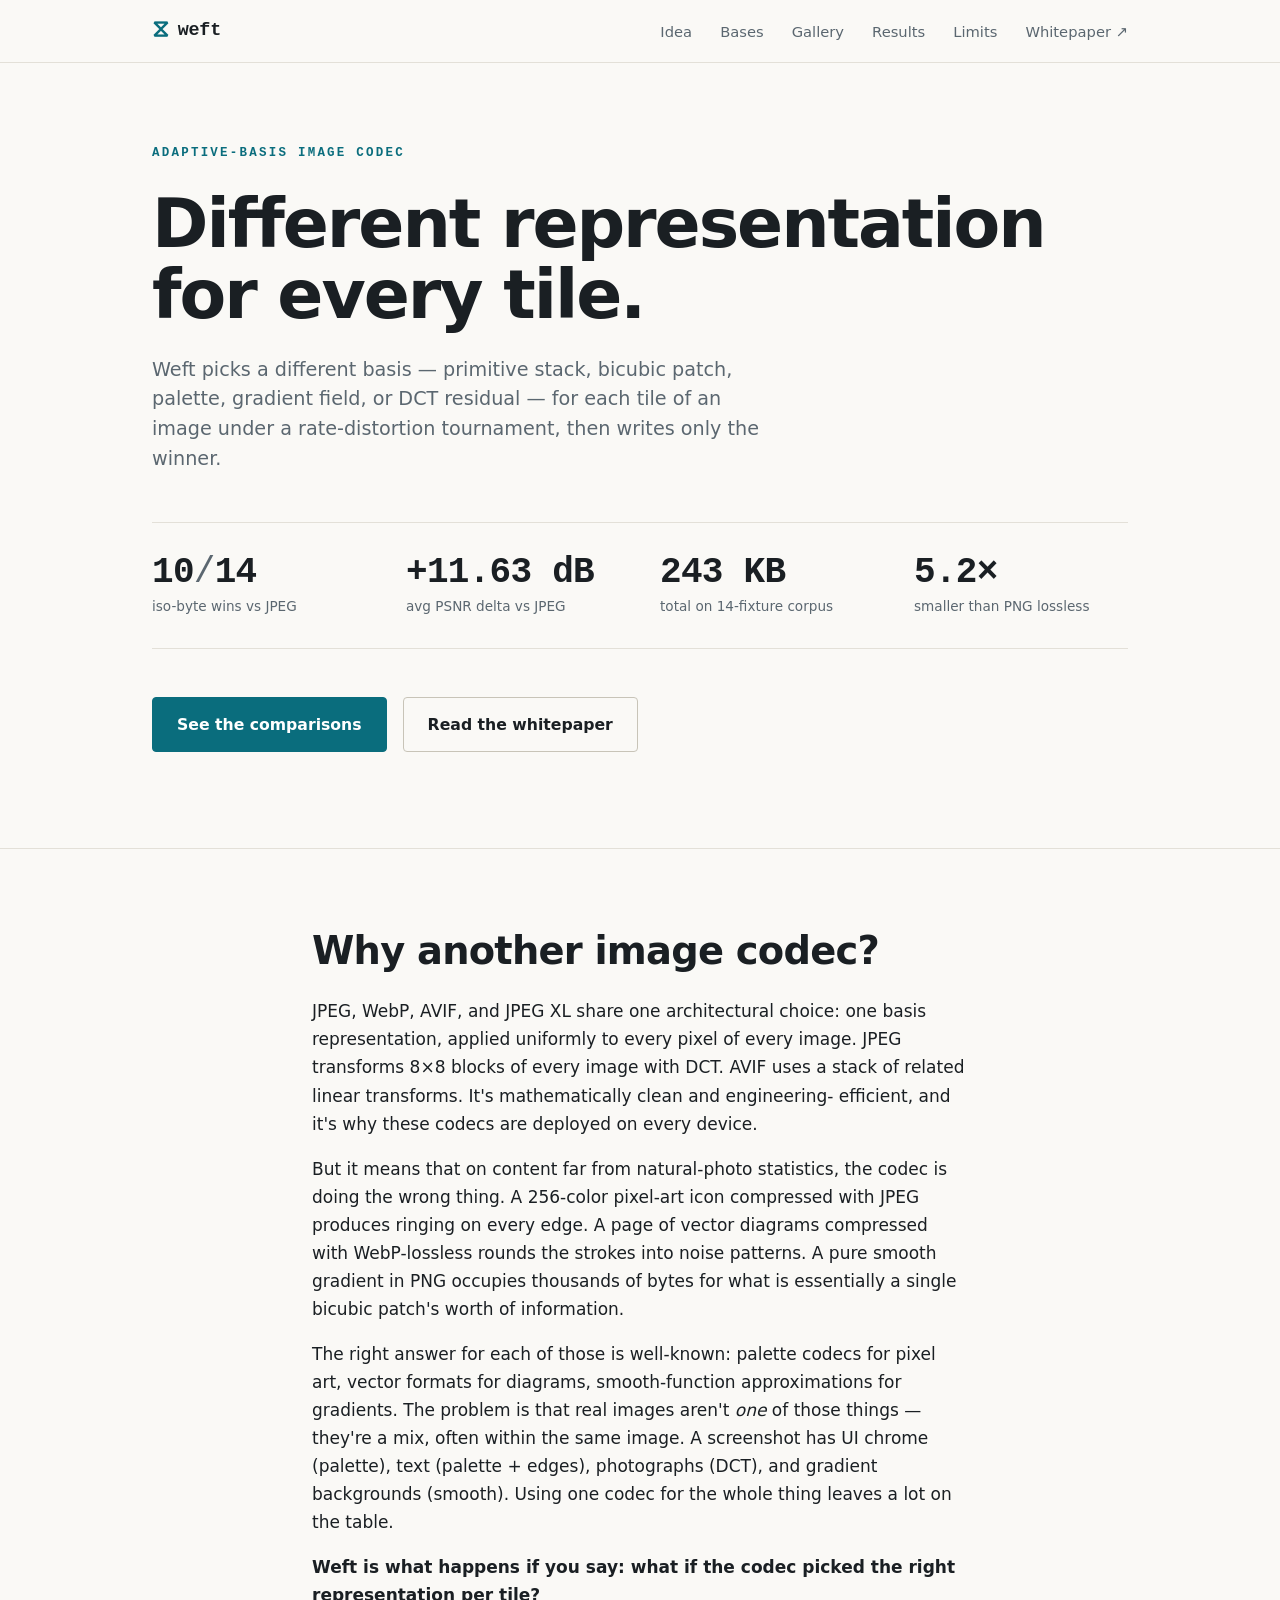
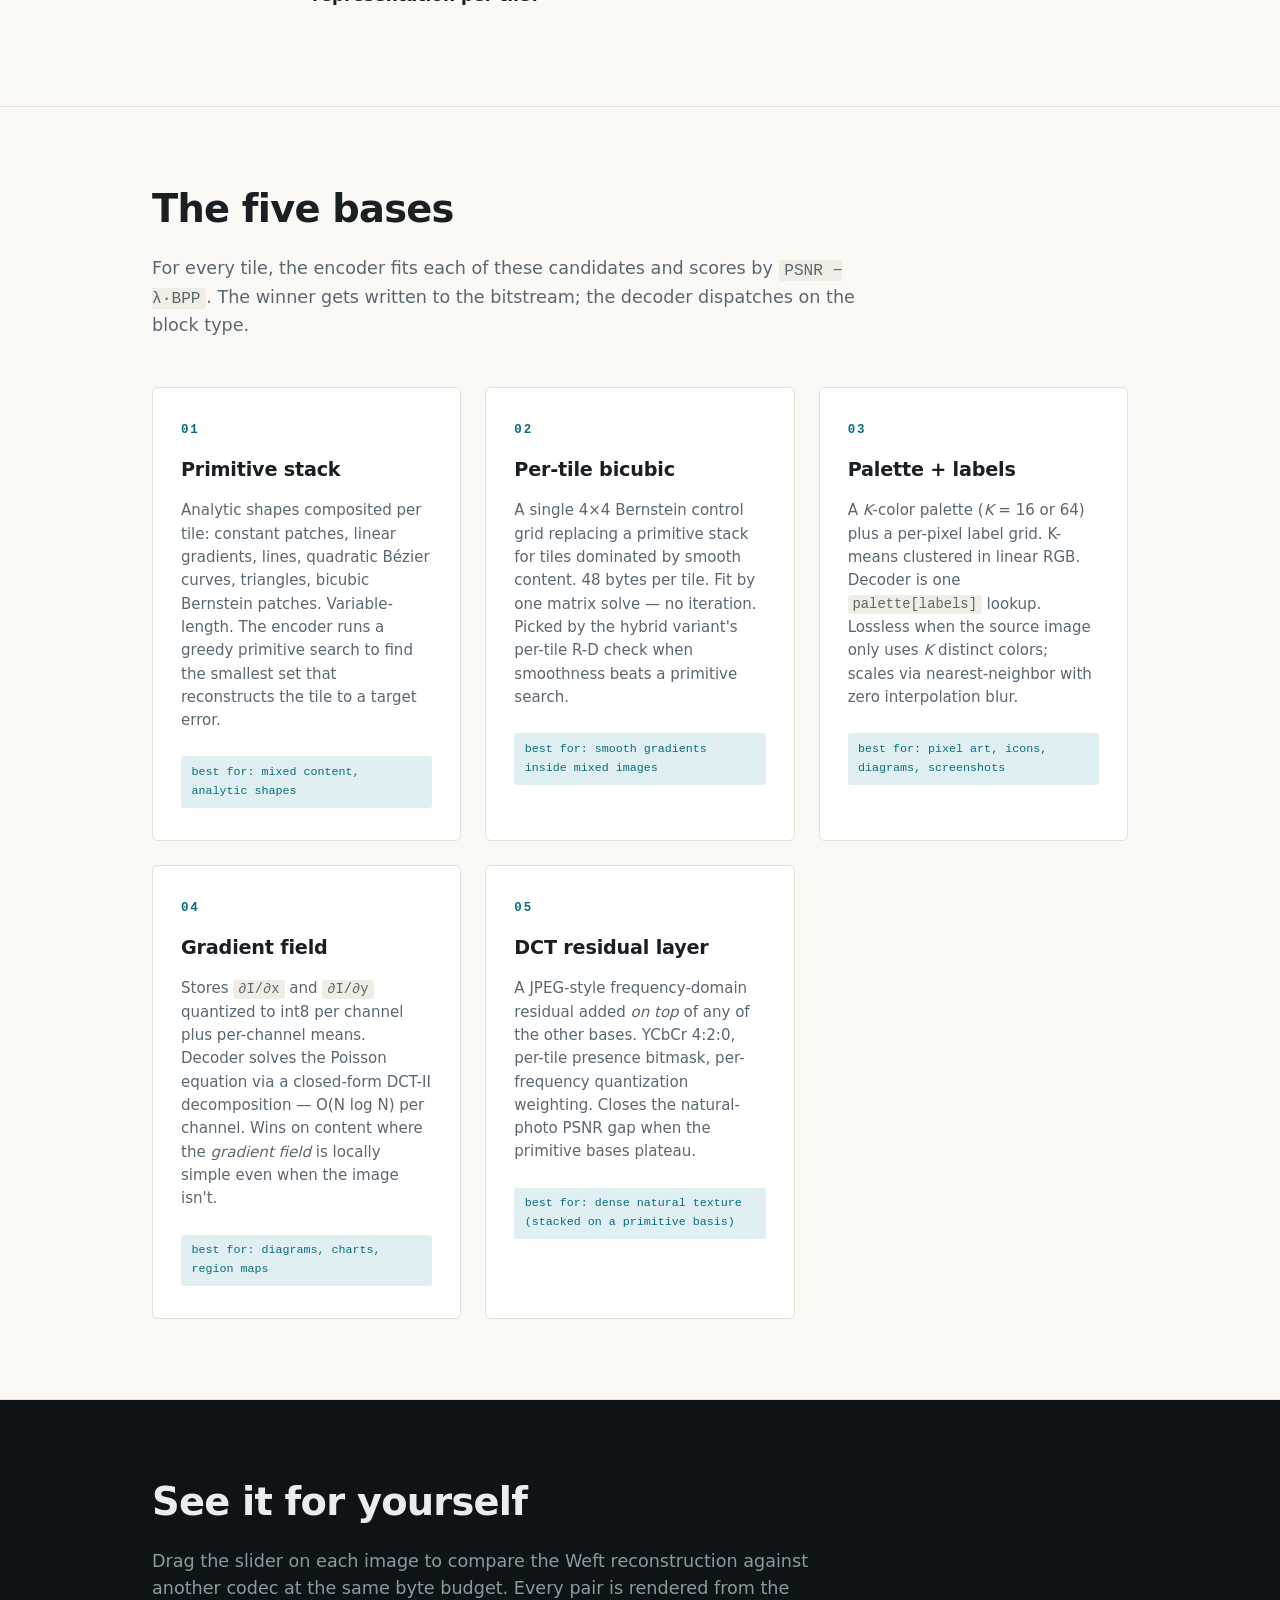
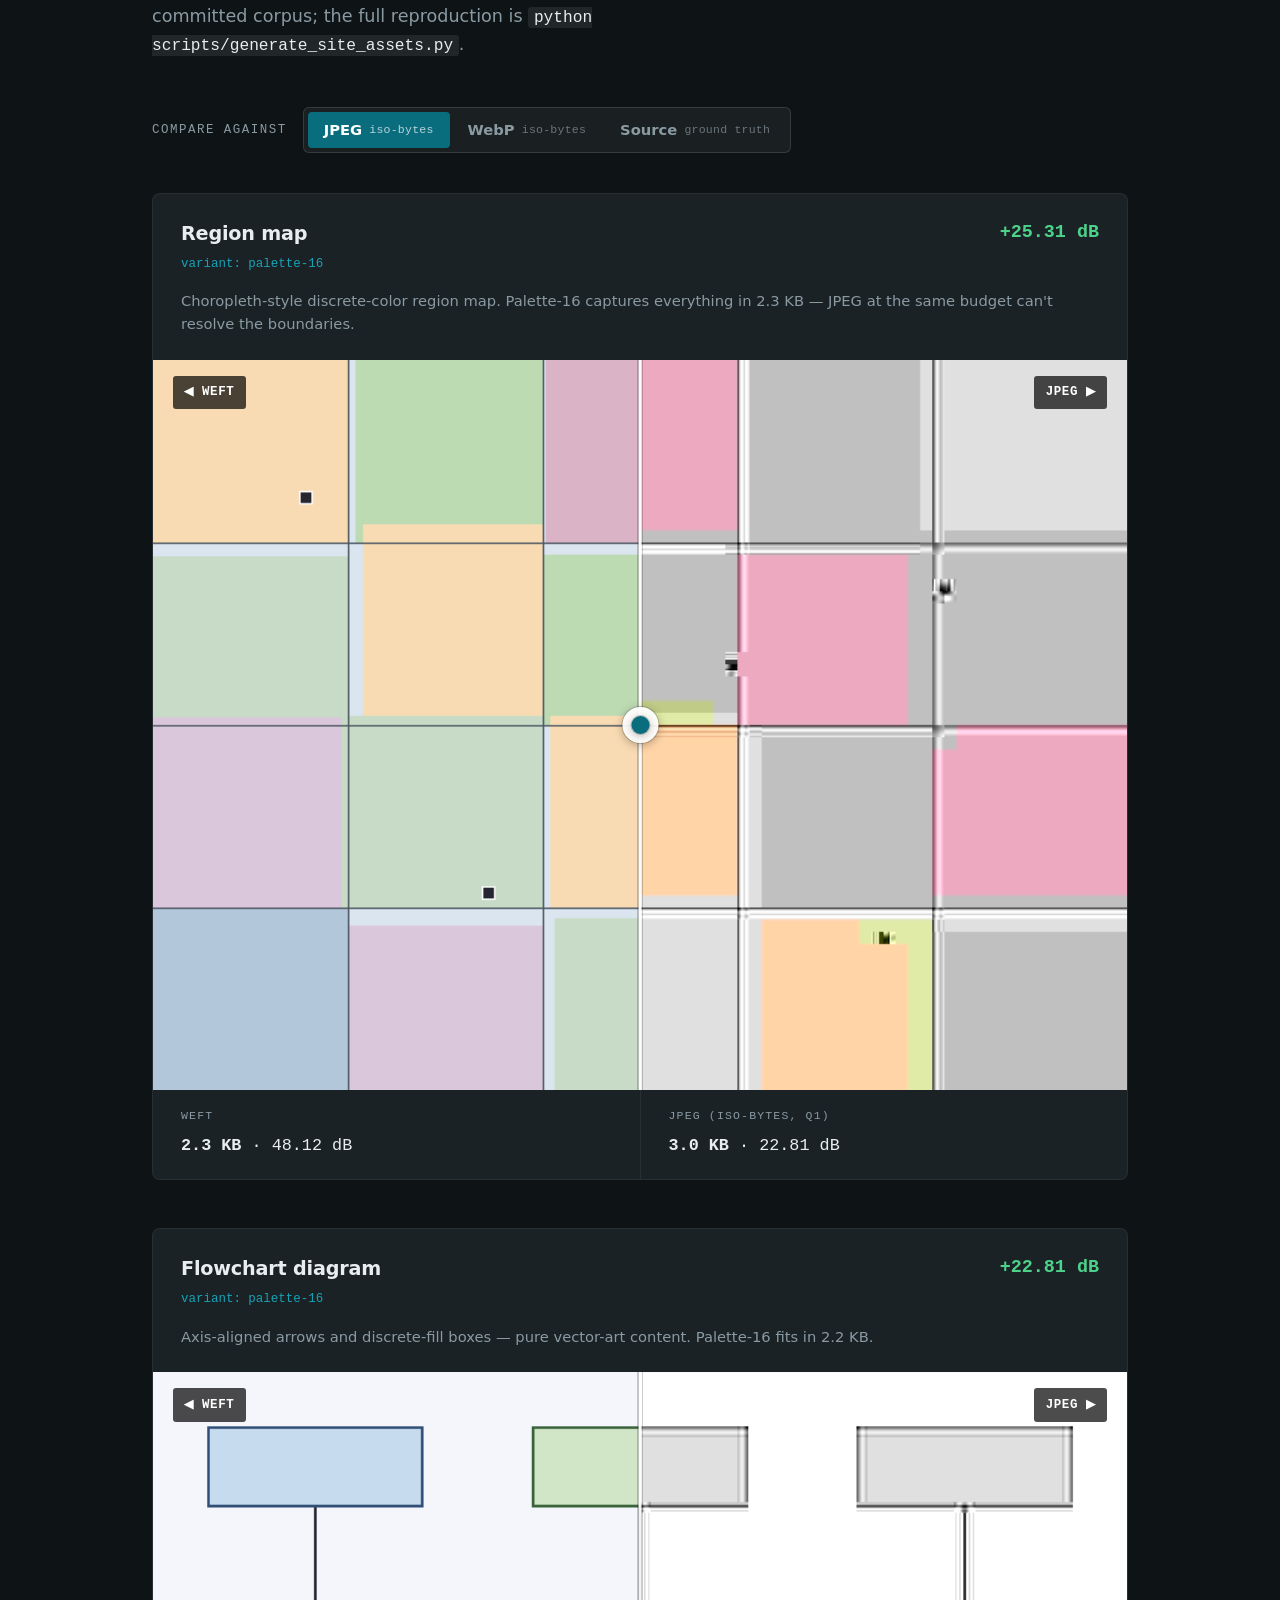
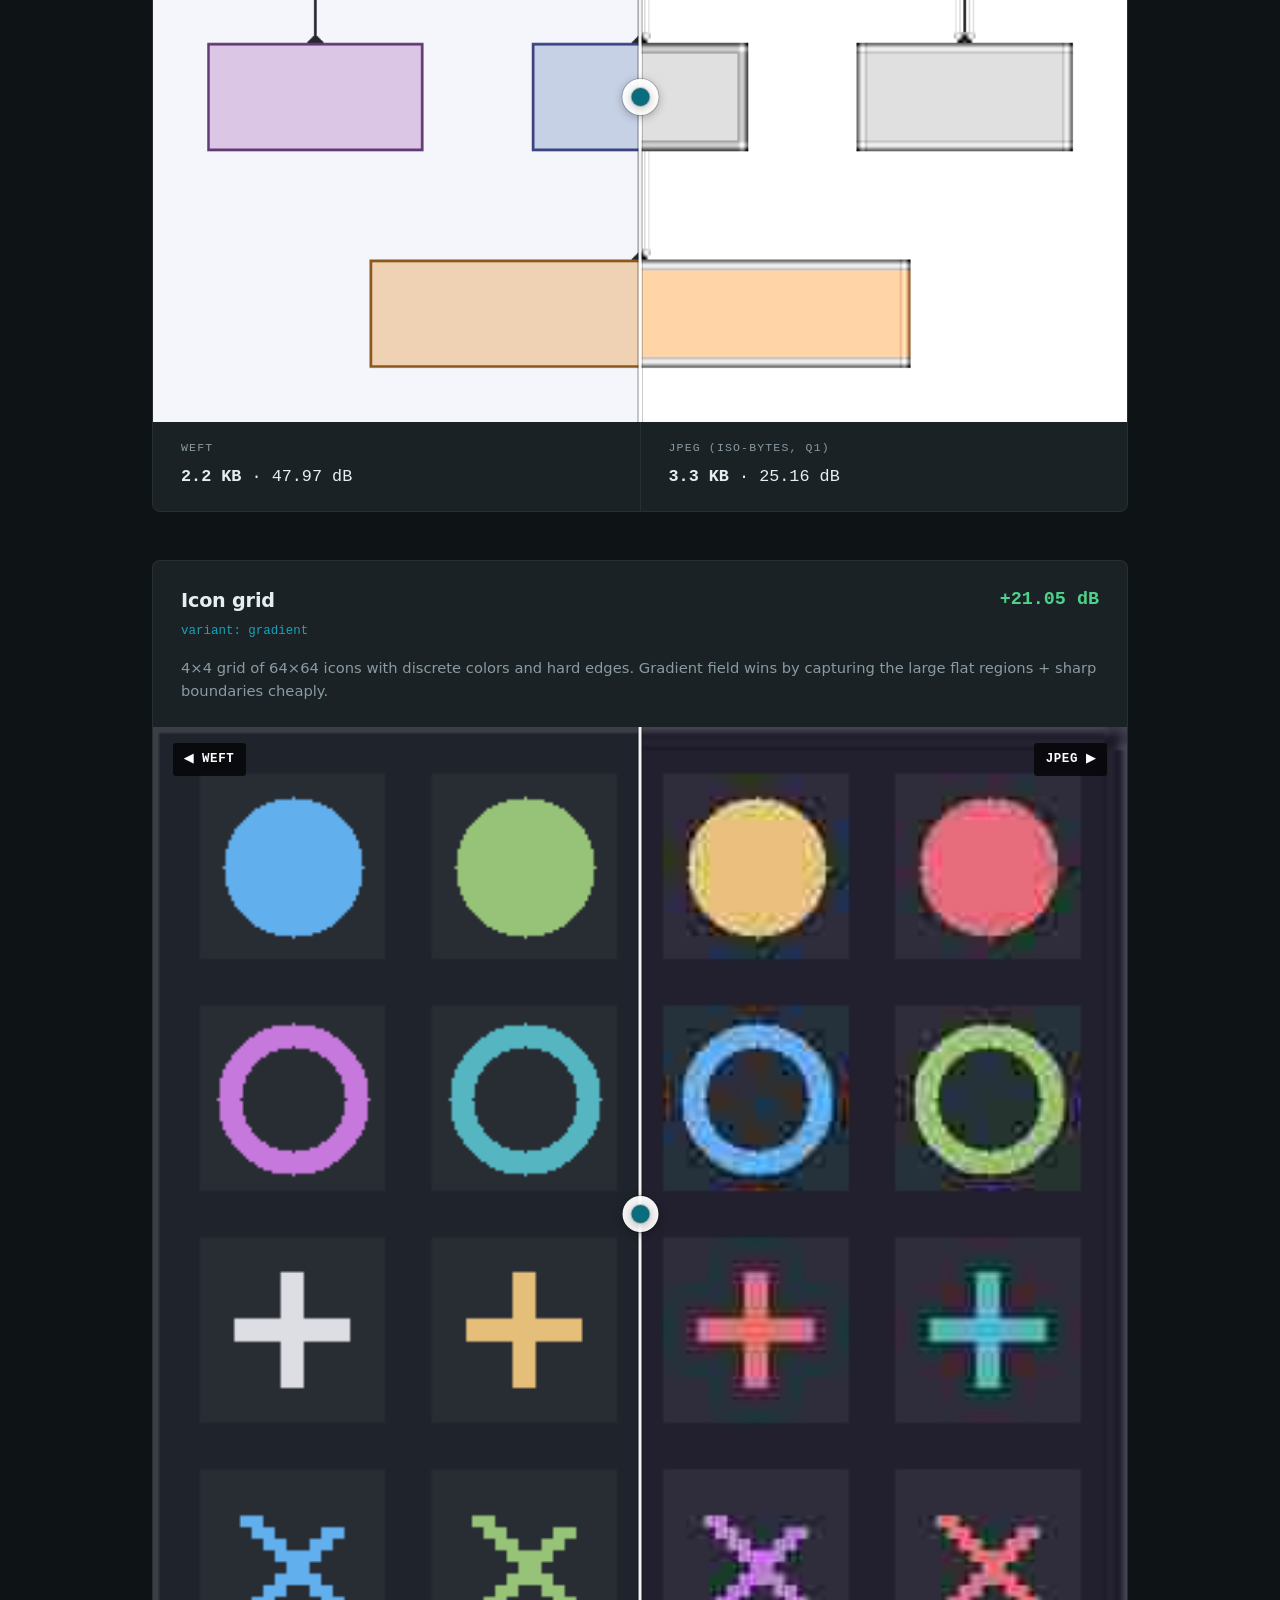
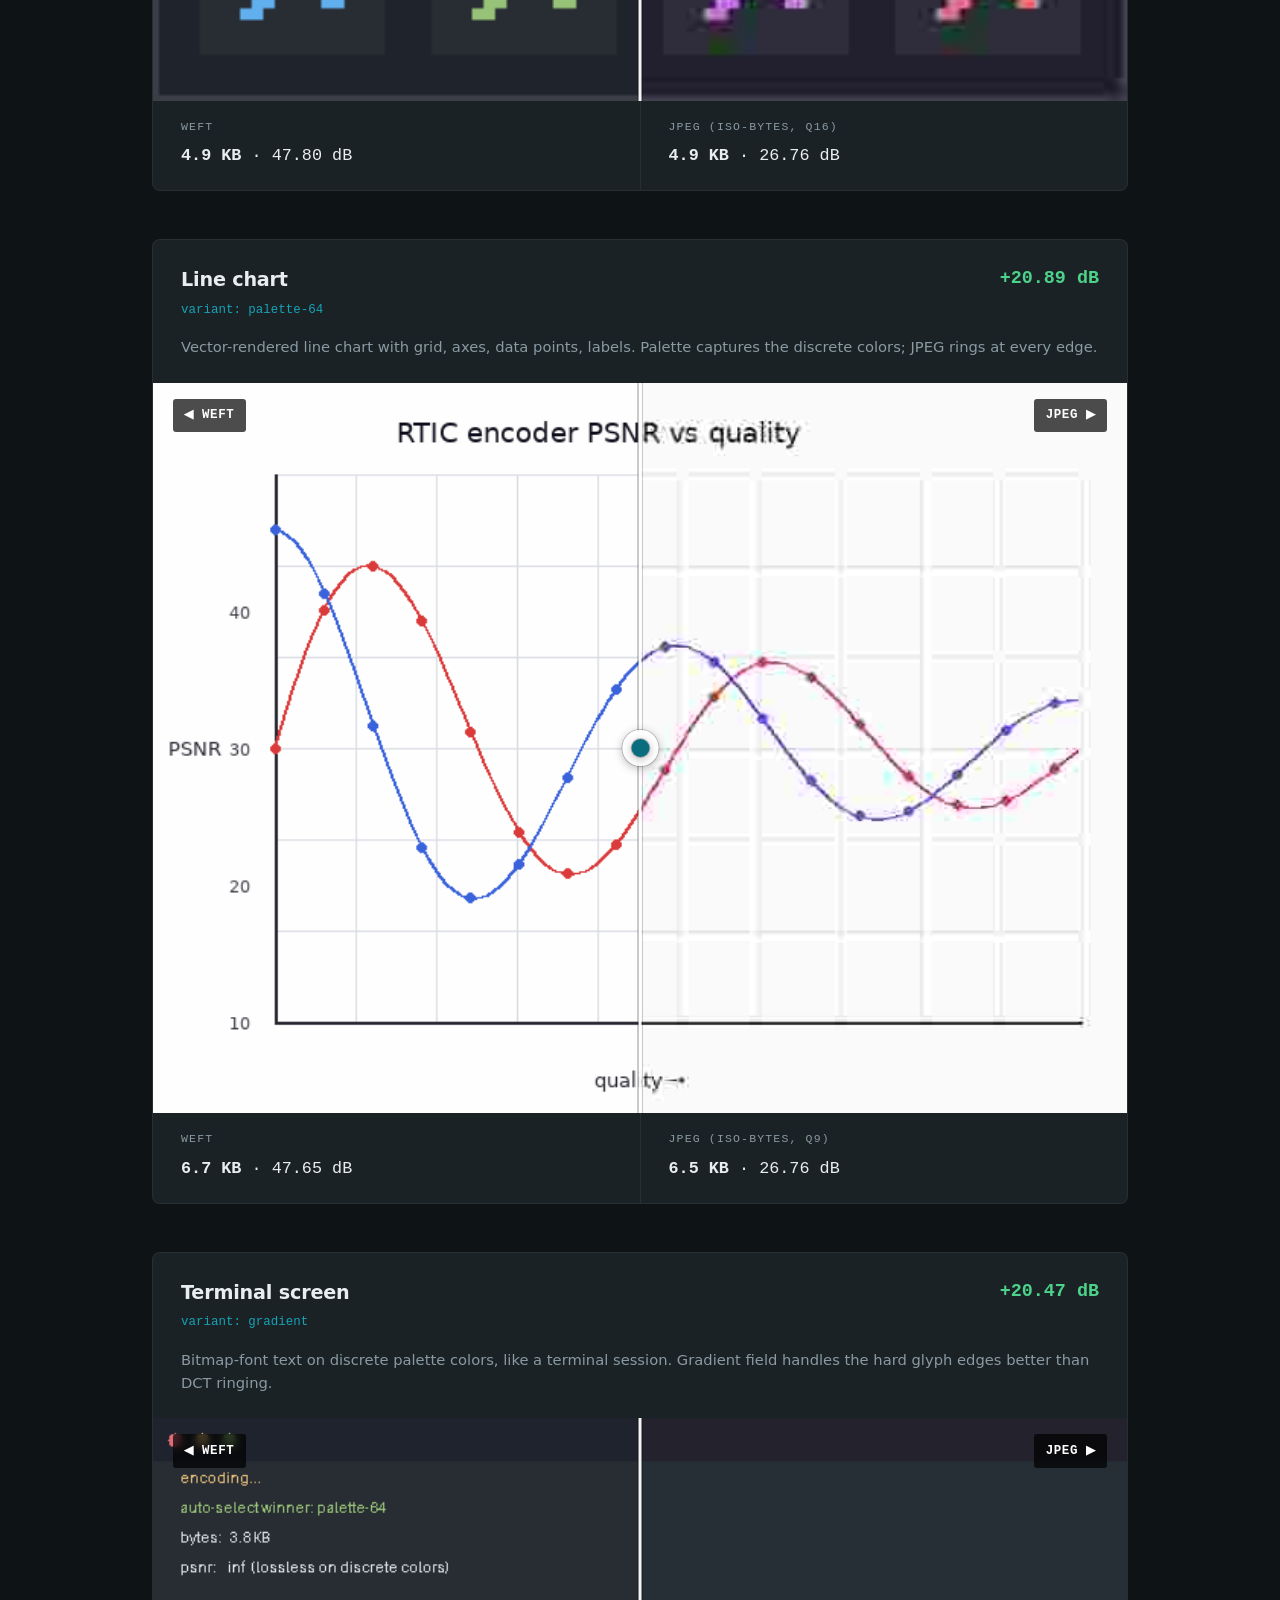
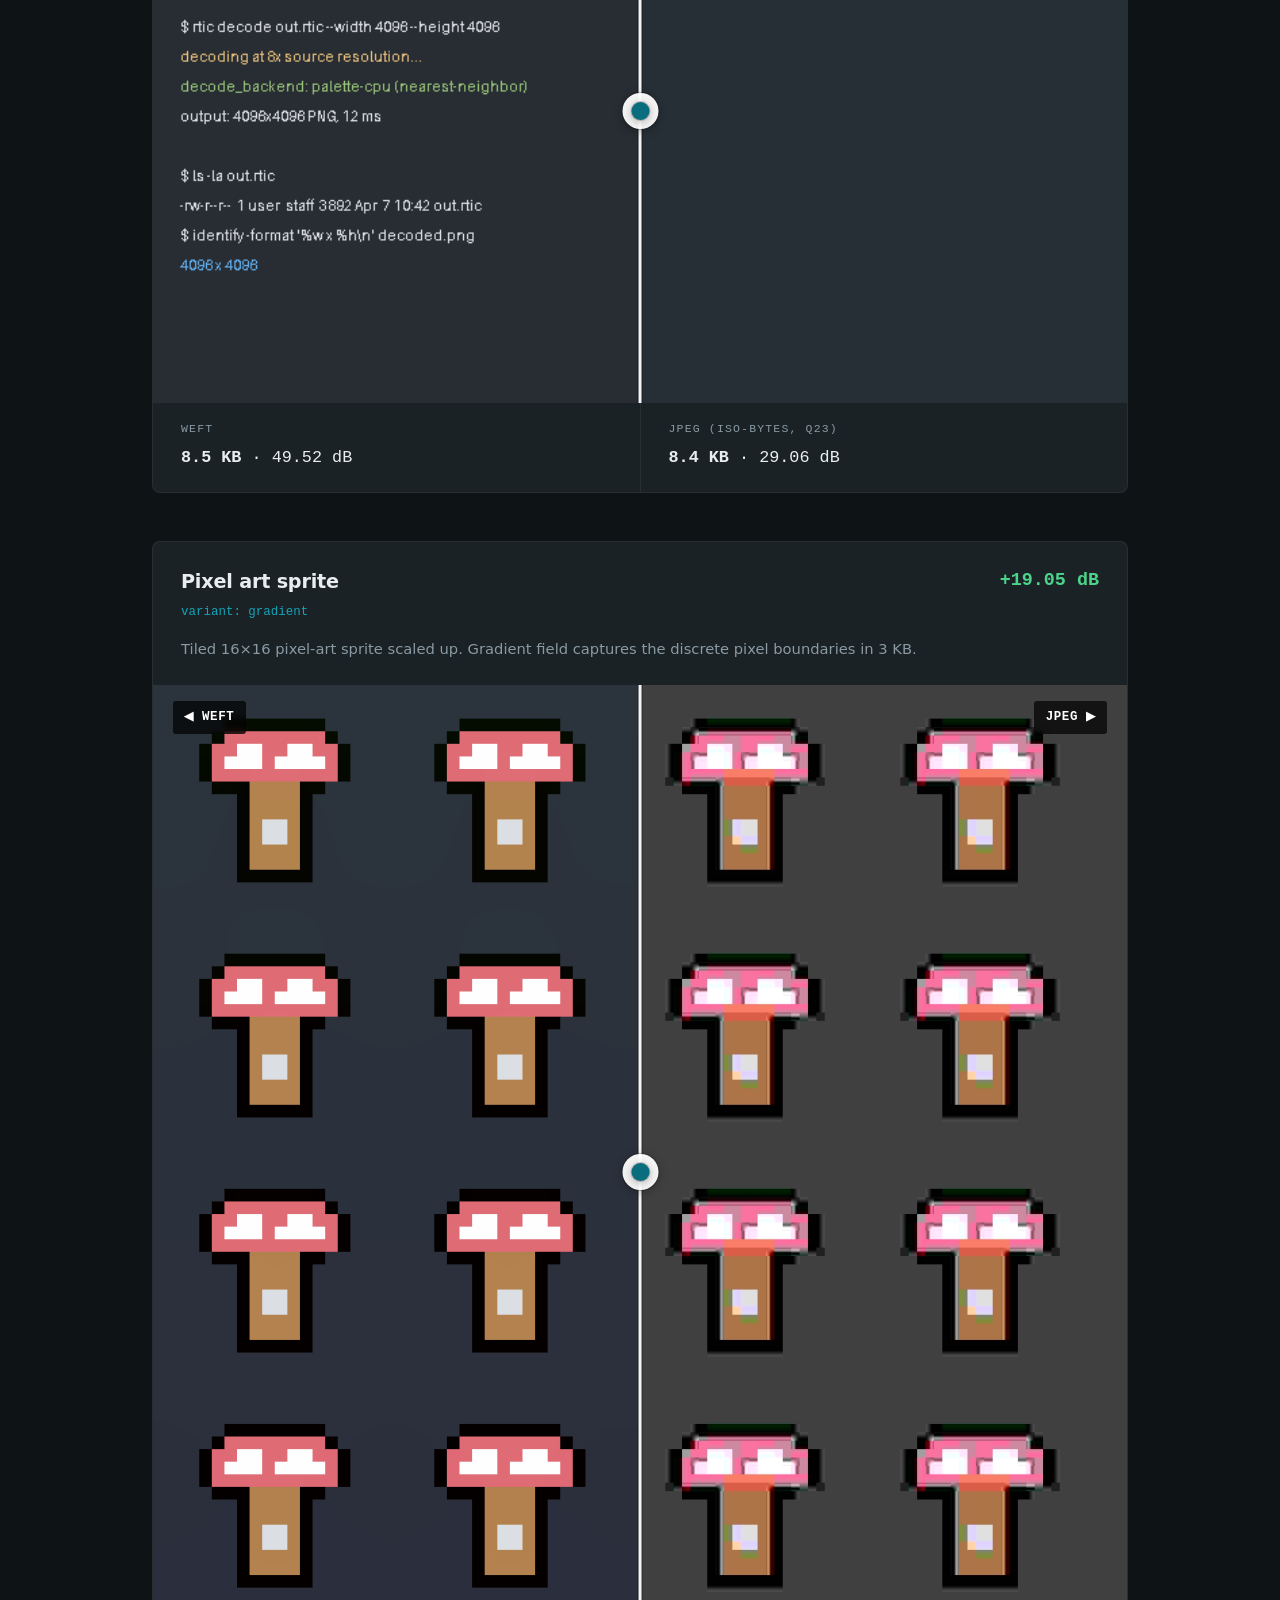
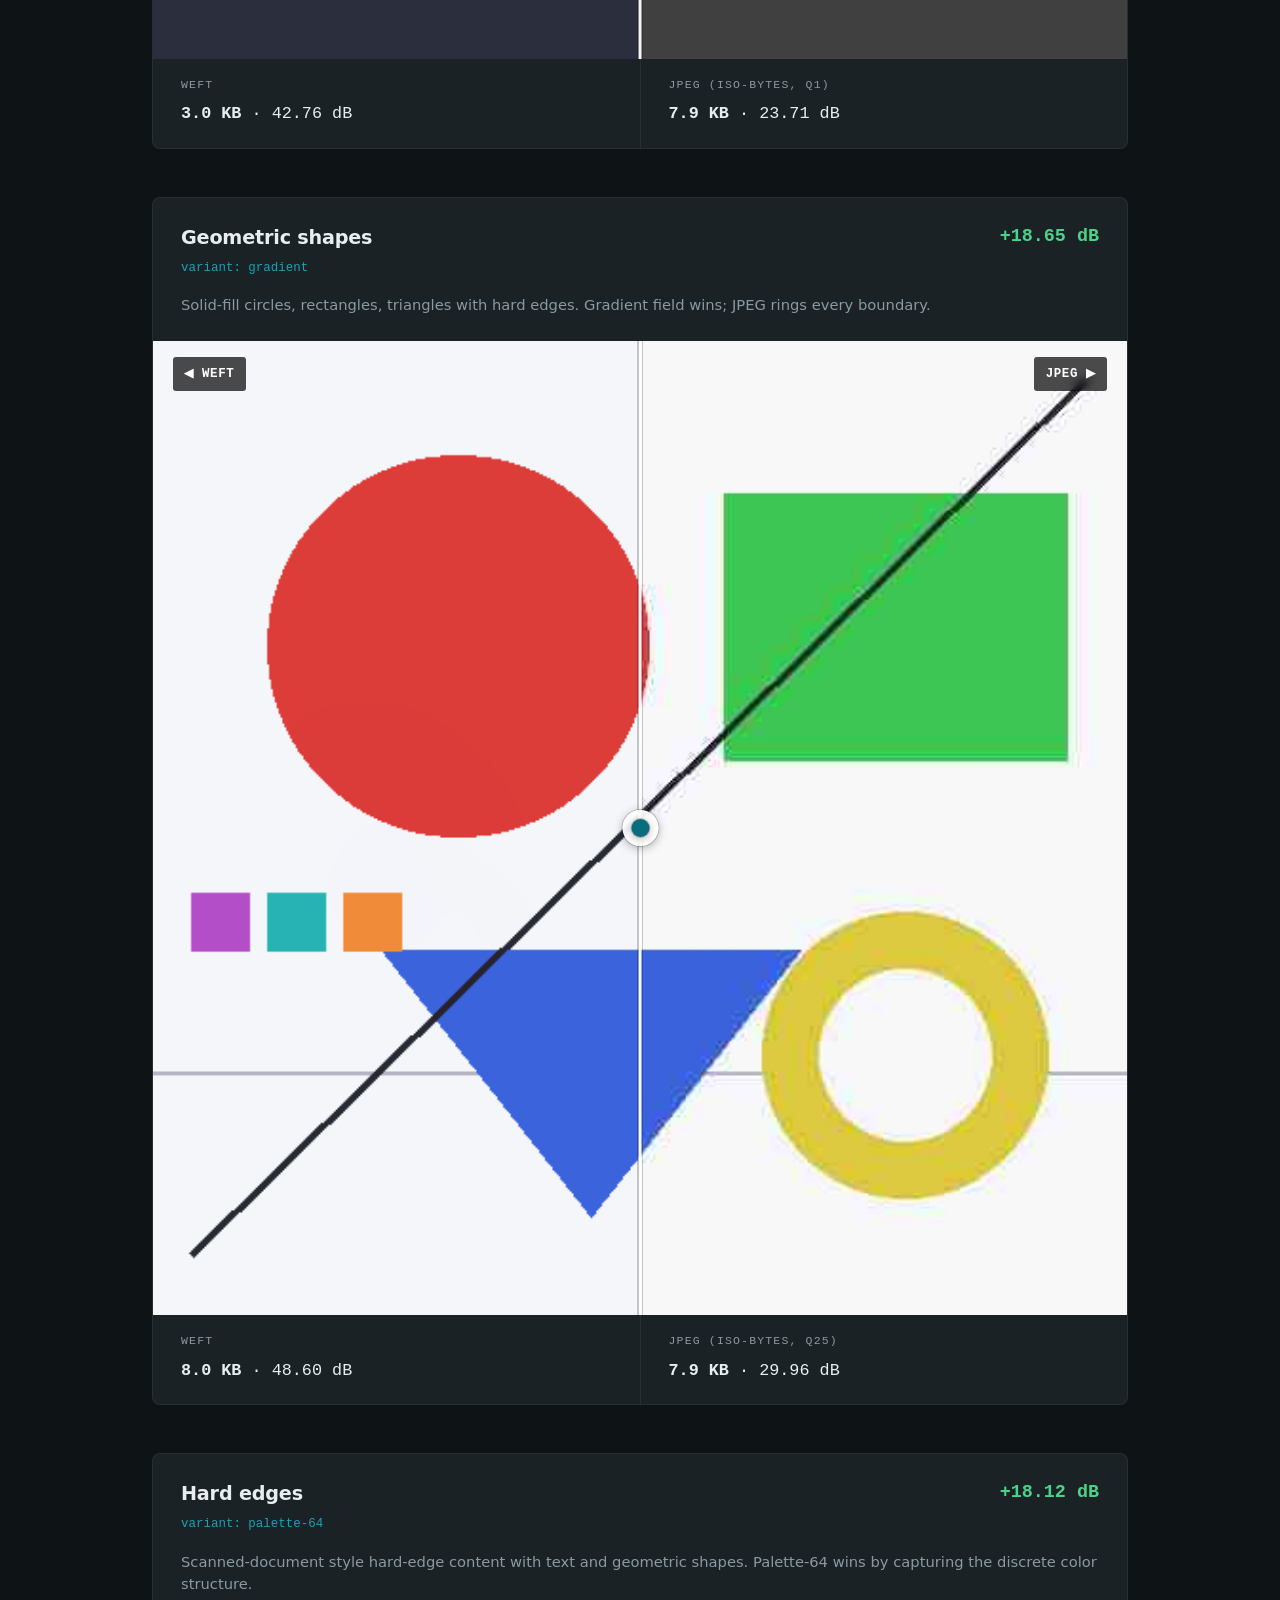
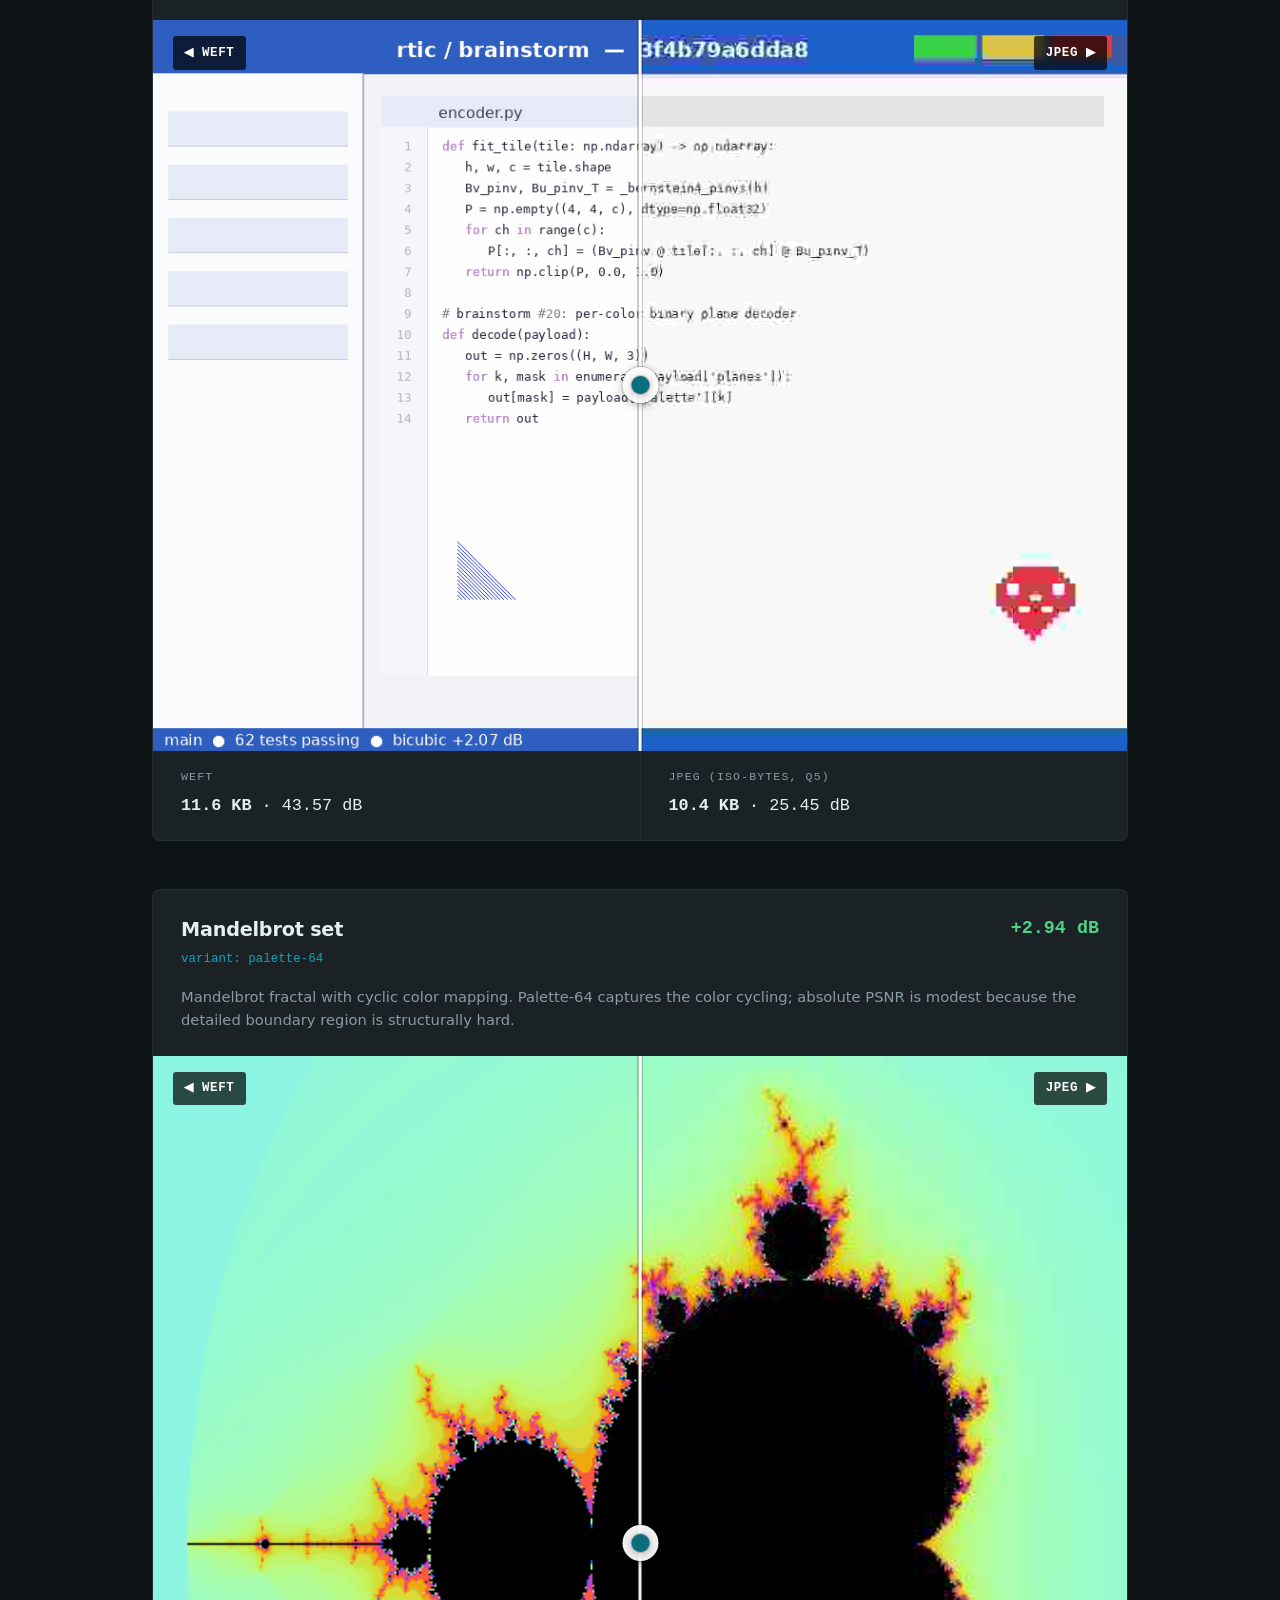
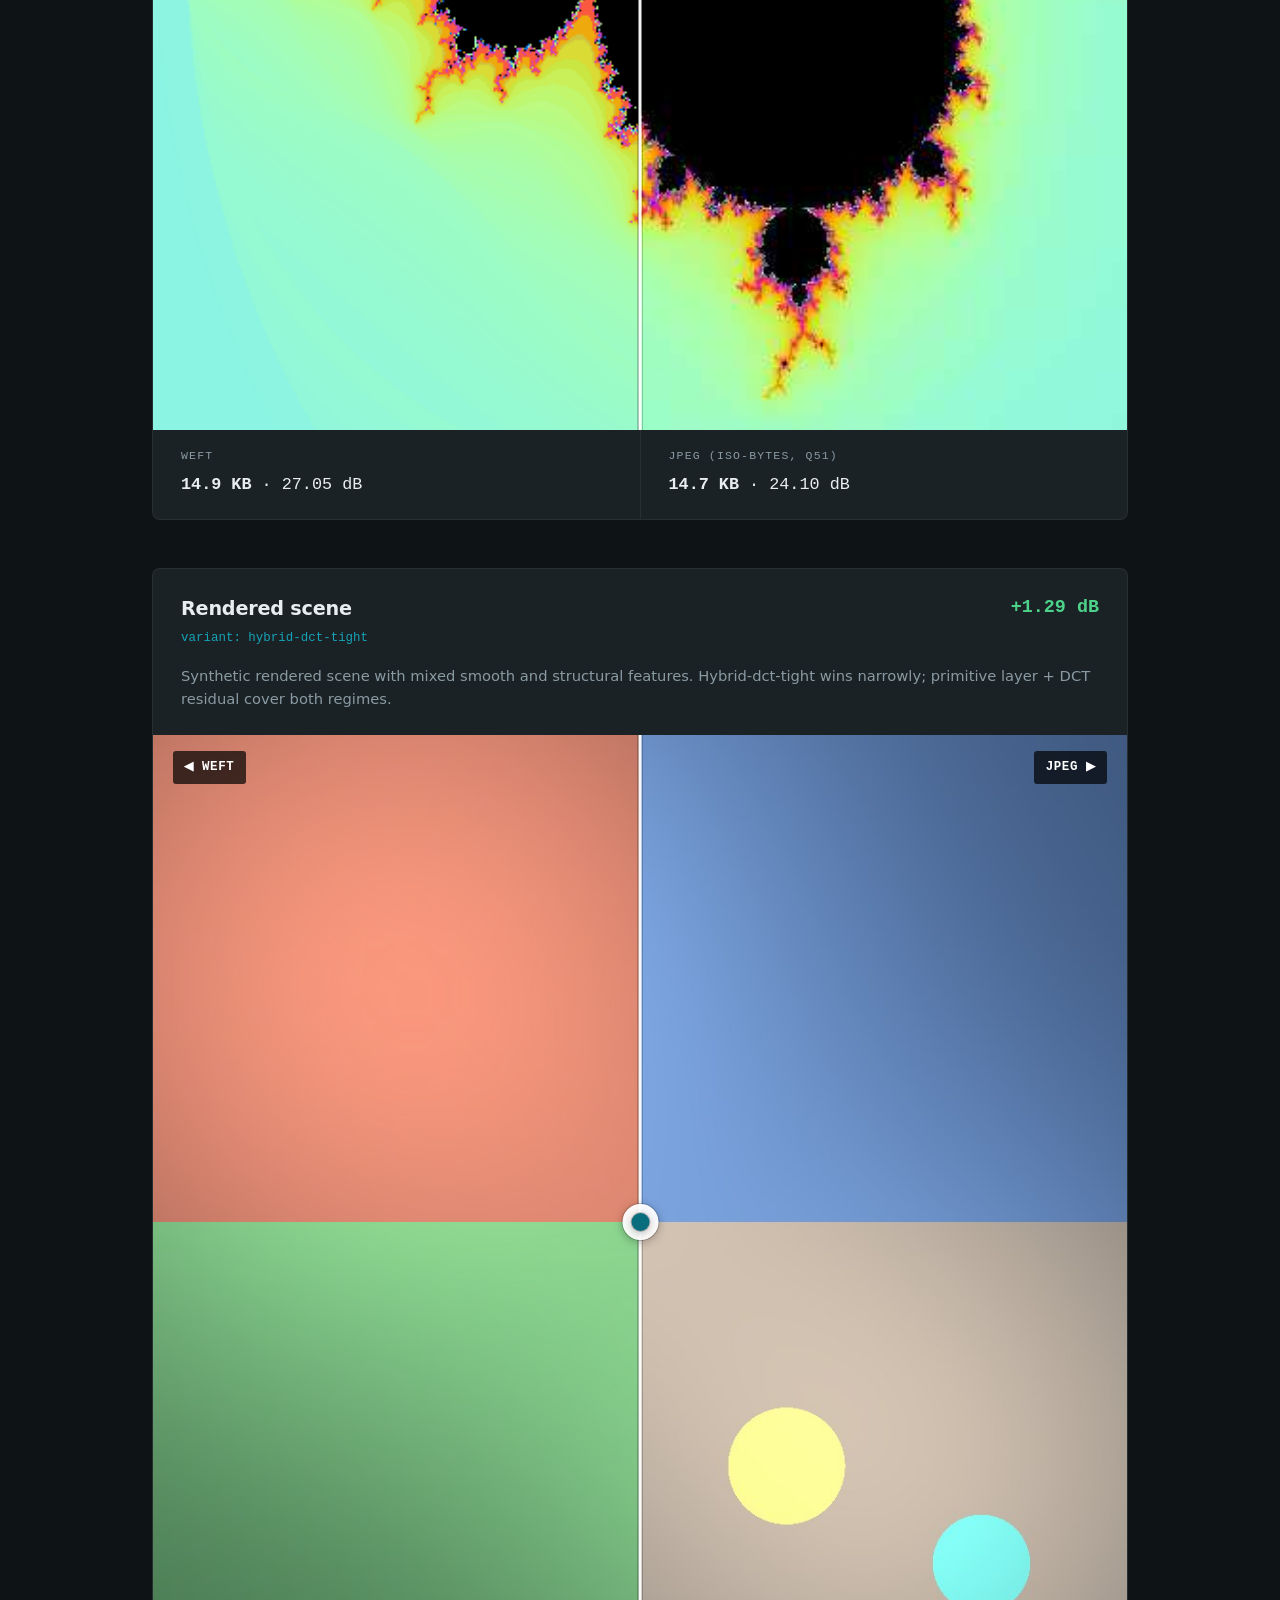
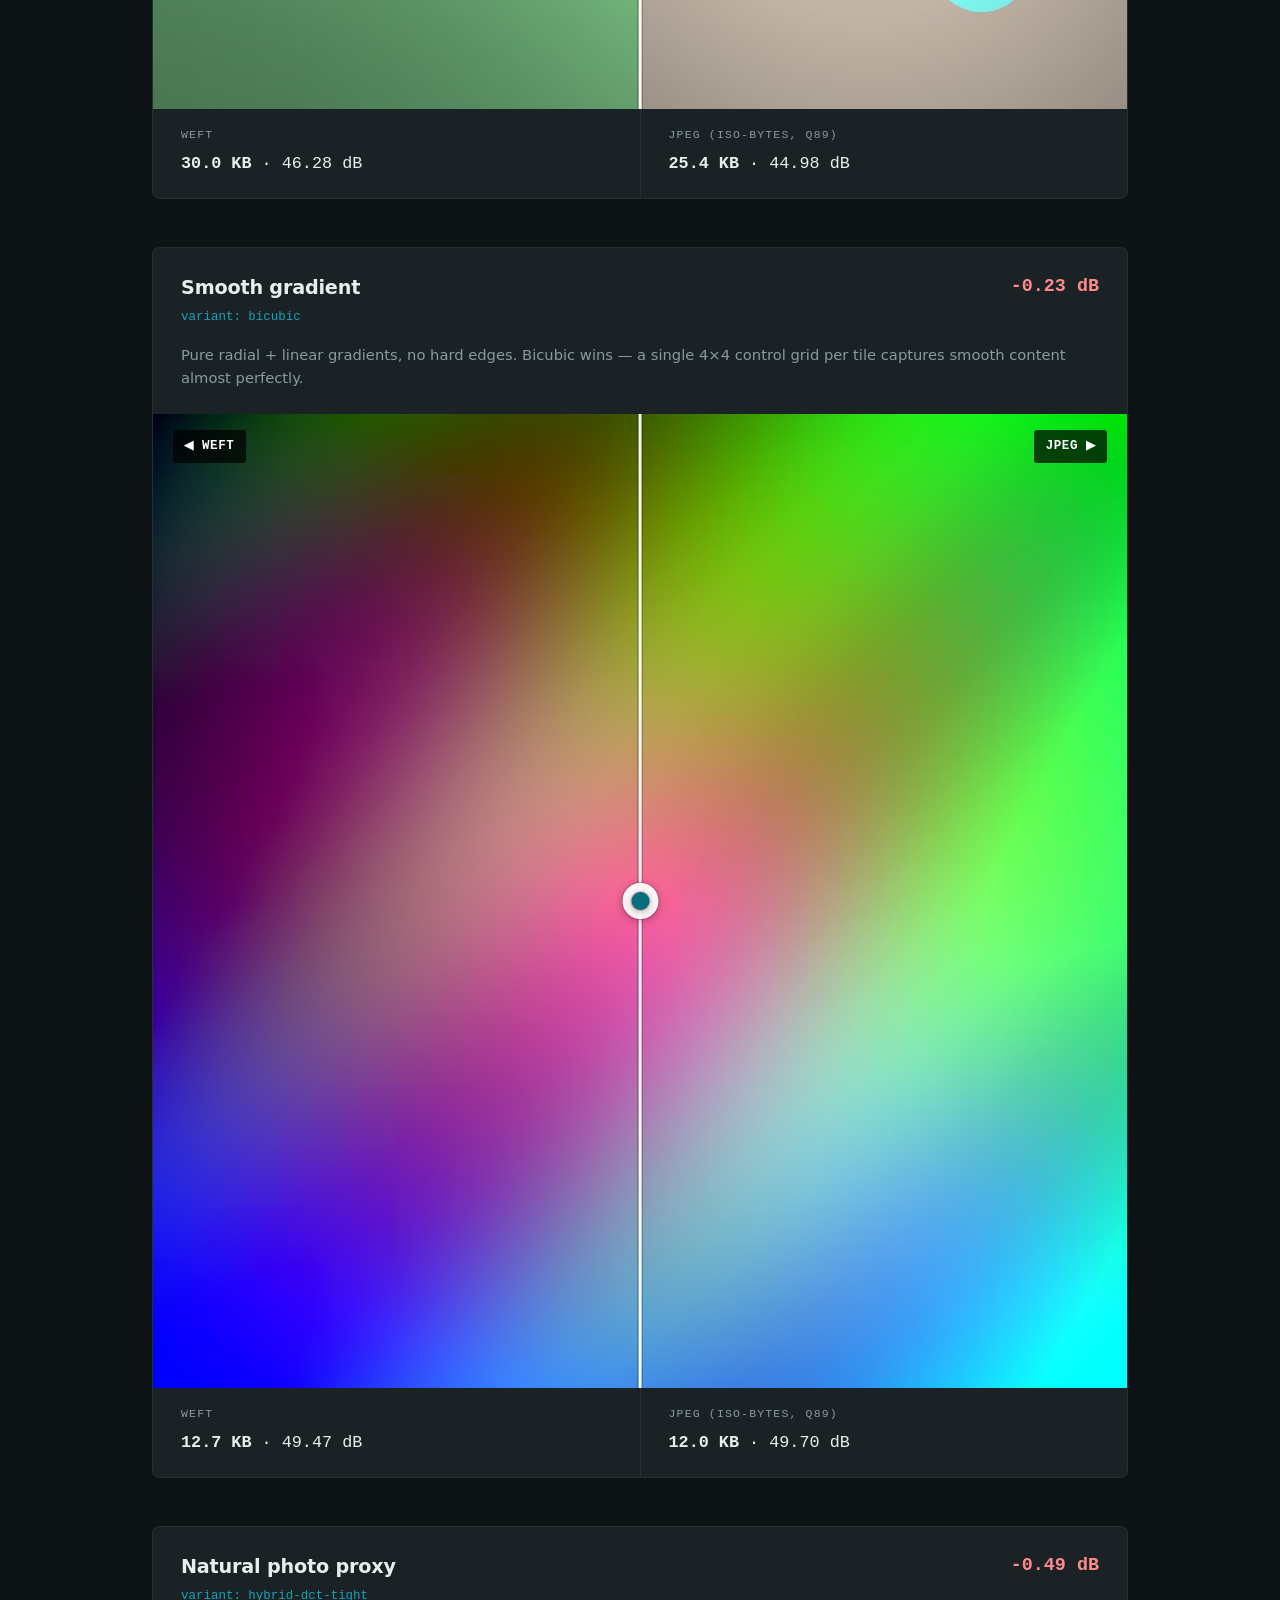
<file: docs/index.html>
<!DOCTYPE html>
<html lang="en">
<head>
  <meta charset="UTF-8">
  <meta name="viewport" content="width=device-width, initial-scale=1.0">
  <meta name="description" content="Weft: an adaptive-basis image codec. Different representation per tile. Wins iso-bytes vs JPEG/WebP on structured content.">
  <meta property="og:title" content="Weft — Adaptive-Basis Image Codec">
  <meta property="og:description" content="Different representation per tile: primitive stack, palette, bicubic patch, gradient field, DCT residual. Wins 10/14 vs JPEG at iso-bytes with +11.6 dB average delta.">
  <meta property="og:type" content="article">
  <title>Weft — Adaptive-Basis Image Codec</title>
  <link rel="stylesheet" href="styles.css">
</head>
<body>
  <nav class="site-nav">
    <div class="nav-inner">
      <a href="#top" class="brand">
        <span class="brand-mark">⧖</span>
        <span class="brand-name">weft</span>
      </a>
      <ul class="nav-links">
        <li><a href="#idea">Idea</a></li>
        <li><a href="#bases">Bases</a></li>
        <li><a href="#gallery">Gallery</a></li>
        <li><a href="#results">Results</a></li>
        <li><a href="#limits">Limits</a></li>
        <li><a href="whitepaper.html">Whitepaper ↗</a></li>
      </ul>
    </div>
  </nav>

  <header id="top" class="hero">
    <div class="wrap">
      <div class="eyebrow">adaptive-basis image codec</div>
      <h1 class="hero-title">
        Different representation<br>
        for every tile.
      </h1>
      <p class="hero-subtitle">
        Weft picks a different basis &mdash; primitive stack, bicubic patch,
        palette, gradient field, or DCT residual &mdash; for each tile of an
        image under a rate-distortion tournament, then writes only the winner.
      </p>
      <div class="hero-stats">
        <div class="stat">
          <div class="stat-num" id="stat-wins">10<span class="stat-div">/</span>14</div>
          <div class="stat-label">iso-byte wins vs JPEG</div>
        </div>
        <div class="stat">
          <div class="stat-num" id="stat-avg-delta">+11.63 dB</div>
          <div class="stat-label">avg PSNR delta vs JPEG</div>
        </div>
        <div class="stat">
          <div class="stat-num" id="stat-weft-total">243 KB</div>
          <div class="stat-label">total on 14-fixture corpus</div>
        </div>
        <div class="stat">
          <div class="stat-num" id="stat-png-ratio">5.2×</div>
          <div class="stat-label">smaller than PNG lossless</div>
        </div>
      </div>
      <div class="hero-cta">
        <a class="btn btn-primary" href="#gallery">See the comparisons</a>
        <a class="btn btn-ghost" href="whitepaper.html">Read the whitepaper</a>
      </div>
    </div>
  </header>

  <section id="idea" class="section">
    <div class="wrap narrow">
      <h2 class="section-title">Why another image codec?</h2>
      <p>
        JPEG, WebP, AVIF, and JPEG XL share one architectural choice: one basis
        representation, applied uniformly to every pixel of every image. JPEG
        transforms 8×8 blocks of every image with DCT. AVIF uses a stack of
        related linear transforms. It's mathematically clean and engineering-
        efficient, and it's why these codecs are deployed on every device.
      </p>
      <p>
        But it means that on content far from natural-photo statistics, the
        codec is doing the wrong thing. A 256-color pixel-art icon compressed
        with JPEG produces ringing on every edge. A page of vector diagrams
        compressed with WebP-lossless rounds the strokes into noise patterns. A
        pure smooth gradient in PNG occupies thousands of bytes for what is
        essentially a single bicubic patch's worth of information.
      </p>
      <p>
        The right answer for each of those is well-known: palette codecs for
        pixel art, vector formats for diagrams, smooth-function approximations
        for gradients. The problem is that real images aren't <em>one</em> of
        those things &mdash; they're a mix, often within the same image. A
        screenshot has UI chrome (palette), text (palette + edges), photographs
        (DCT), and gradient backgrounds (smooth). Using one codec for the whole
        thing leaves a lot on the table.
      </p>
      <p>
        <strong>Weft is what happens if you say: what if the codec picked the
        right representation per tile?</strong>
      </p>
    </div>
  </section>

  <section id="bases" class="section section-bases">
    <div class="wrap">
      <h2 class="section-title">The five bases</h2>
      <p class="section-lede">
        For every tile, the encoder fits each of these candidates and scores by
        <code>PSNR &minus; &lambda;&middot;BPP</code>. The winner gets written to
        the bitstream; the decoder dispatches on the block type.
      </p>

      <div class="bases-grid">
        <article class="basis-card">
          <div class="basis-num">01</div>
          <h3>Primitive stack</h3>
          <p>
            Analytic shapes composited per tile: constant patches, linear
            gradients, lines, quadratic Bézier curves, triangles, bicubic
            Bernstein patches. Variable-length. The encoder runs a greedy
            primitive search to find the smallest set that reconstructs the tile
            to a target error.
          </p>
          <div class="basis-tag">best for: mixed content, analytic shapes</div>
        </article>

        <article class="basis-card">
          <div class="basis-num">02</div>
          <h3>Per-tile bicubic</h3>
          <p>
            A single 4×4 Bernstein control grid replacing a primitive stack for
            tiles dominated by smooth content. 48 bytes per tile. Fit by one
            matrix solve &mdash; no iteration. Picked by the hybrid variant's
            per-tile R-D check when smoothness beats a primitive search.
          </p>
          <div class="basis-tag">best for: smooth gradients inside mixed images</div>
        </article>

        <article class="basis-card">
          <div class="basis-num">03</div>
          <h3>Palette + labels</h3>
          <p>
            A <em>K</em>-color palette (<em>K</em> = 16 or 64) plus a per-pixel
            label grid. K-means clustered in linear RGB. Decoder is one
            <code>palette[labels]</code> lookup. Lossless when the source image
            only uses <em>K</em> distinct colors; scales via nearest-neighbor
            with zero interpolation blur.
          </p>
          <div class="basis-tag">best for: pixel art, icons, diagrams, screenshots</div>
        </article>

        <article class="basis-card">
          <div class="basis-num">04</div>
          <h3>Gradient field</h3>
          <p>
            Stores <code>∂I/∂x</code> and <code>∂I/∂y</code> quantized to int8
            per channel plus per-channel means. Decoder solves the Poisson
            equation via a closed-form DCT-II decomposition &mdash; O(N log N)
            per channel. Wins on content where the <em>gradient field</em> is
            locally simple even when the image isn't.
          </p>
          <div class="basis-tag">best for: diagrams, charts, region maps</div>
        </article>

        <article class="basis-card">
          <div class="basis-num">05</div>
          <h3>DCT residual layer</h3>
          <p>
            A JPEG-style frequency-domain residual added <em>on top</em> of any
            of the other bases. YCbCr 4:2:0, per-tile presence bitmask,
            per-frequency quantization weighting. Closes the natural-photo PSNR
            gap when the primitive bases plateau.
          </p>
          <div class="basis-tag">best for: dense natural texture (stacked on a primitive basis)</div>
        </article>
      </div>
    </div>
  </section>

  <section id="gallery" class="section section-dark">
    <div class="wrap">
      <h2 class="section-title">See it for yourself</h2>
      <p class="section-lede">
        Drag the slider on each image to compare the Weft reconstruction against another codec
        at the same byte budget. Every pair is rendered from the committed corpus; the full
        reproduction is <code>python scripts/generate_site_assets.py</code>.
      </p>

      <div class="gallery-toggle-wrap">
        <span class="gallery-toggle-label">Compare against</span>
        <div class="gallery-toggle" role="radiogroup" aria-label="Comparison codec">
          <button class="toggle-btn active" data-mode="jpeg" role="radio" aria-checked="true">
            JPEG <span class="toggle-sub">iso-bytes</span>
          </button>
          <button class="toggle-btn" data-mode="webp" role="radio" aria-checked="false">
            WebP <span class="toggle-sub">iso-bytes</span>
          </button>
          <button class="toggle-btn" data-mode="source" role="radio" aria-checked="false">
            Source <span class="toggle-sub">ground truth</span>
          </button>
        </div>
      </div>

      <div id="gallery-grid" class="gallery-grid">
        <div class="gallery-loading">Loading comparisons…</div>
      </div>
    </div>
  </section>

  <section id="results" class="section">
    <div class="wrap">
      <h2 class="section-title">Full benchmark</h2>
      <p class="section-lede">
        Every fixture in the committed corpus, quality 75 auto-select. JPEG and
        WebP are matched to Weft's byte count via binary search on their quality
        parameter (iso-bytes protocol).
      </p>
      <div class="table-wrap">
        <table class="bench-table" id="bench-table">
          <thead>
            <tr>
              <th class="col-name">Fixture</th>
              <th class="col-right">Weft KB</th>
              <th class="col-right">Weft dB</th>
              <th class="col-right">JPEG dB</th>
              <th class="col-right">Δ dB</th>
              <th class="col-name">Variant</th>
            </tr>
          </thead>
          <tbody id="bench-tbody">
            <tr><td colspan="6" class="tbody-loading">Loading…</td></tr>
          </tbody>
          <tfoot>
            <tr id="bench-tfoot">
              <td class="col-name"><strong>AGGREGATE</strong></td>
              <td class="col-right" id="tfoot-bytes">—</td>
              <td class="col-right" id="tfoot-weft-db">—</td>
              <td class="col-right" id="tfoot-jpeg-db">—</td>
              <td class="col-right" id="tfoot-delta">—</td>
              <td></td>
            </tr>
          </tfoot>
        </table>
      </div>
    </div>
  </section>

  <section id="limits" class="section">
    <div class="wrap narrow">
      <h2 class="section-title">What Weft is not</h2>
      <ul class="limits-list">
        <li><strong>Not faster to decode than libjpeg-turbo.</strong> The CPU decoder is roughly 2-10× slower than libjpeg-turbo at the same output size. A GPU primitive decode kernel exists and is bit-exact but doesn't change the answer &mdash; per-call CUDA memory overhead dominates at practical scales. We measured it; the hypothesis came back partial.</li>
        <li><strong>Not competitive on dense natural texture.</strong> On <code>synth-noise-texture</code> (pure Perlin-like noise), Weft loses to JPEG by 5 dB. Pure noise is JPEG's home court &mdash; DCT quantization is locally optimal for high-entropy frequency content, and we make no claim to beat it there.</li>
        <li><strong>Not a production codec.</strong> The bitstream format may break between minor versions without notice. The encoder is slow (auto-select runs 8 candidate encodings per image). There's no error correction, no streaming framing, no conformance suite. Don't put valuable images in <code>.weft</code> files.</li>
        <li><strong>Not a neural codec.</strong> Weft is a classical hand-built codec. Modern neural codecs and ESRGAN-style upscalers will beat it on natural-texture reconstruction, especially at extreme scales.</li>
      </ul>
    </div>
  </section>

  <section id="reproduce" class="section section-dark">
    <div class="wrap narrow">
      <h2 class="section-title">Reproduce it yourself</h2>
      <p>
        Everything on this page is reproducible from the repo with no external
        datasets. The synthetic corpus is deterministic; the encoder is
        deterministic; the benchmark protocol is a binary search over JPEG
        quality at iso-bytes.
      </p>
      <pre class="code-block"><code># 1. Install
pip install -e .

# 2. (optional) regenerate the synthetic corpus
python samples/inputs/_generate.py

# 3. Run the benchmark (numbers + CSV + summary.json)
python scripts/whitepaper_bench.py

# 4. Rebuild the site assets (images + bench_data.json)
python scripts/generate_site_assets.py</code></pre>
    </div>
  </section>

  <footer class="site-footer">
    <div class="wrap">
      <div class="footer-cols">
        <div class="footer-col">
          <div class="footer-brand">weft</div>
          <p class="footer-tagline">adaptive-basis image codec</p>
        </div>
        <div class="footer-col">
          <h4>Read</h4>
          <ul>
            <li><a href="whitepaper.html">Whitepaper</a></li>
            <li><a href="WEFT_SPEC.md">Bitstream spec</a></li>
            <li><a href="EXPERIMENTS.md">Experiments harness</a></li>
          </ul>
        </div>
        <div class="footer-col">
          <h4>Code</h4>
          <ul>
            <li><a href="https://github.com/jarmak-personal/weft">Source on GitHub</a></li>
            <li><a href="https://github.com/jarmak-personal/weft/blob/main/scripts/whitepaper_bench.py">Benchmark script</a></li>
            <li><a href="https://github.com/jarmak-personal/weft/blob/main/scripts/generate_site_assets.py">Site asset script</a></li>
          </ul>
        </div>
      </div>
      <div class="footer-bottom">
        <p>Tech exploration. Not a production codec. Don't put valuable images in <code>.weft</code> files.</p>
        <p class="footer-meta">Previously called RTIC. Rename tracked in the whitepaper's appendix.</p>
      </div>
    </div>
  </footer>

  <script src="script.js"></script>
</body>
</html>
</file>
<file: docs/styles.css>
/* ─────────────────────────────────────────────────────────────────
 * Weft site styles
 * Plain CSS, no preprocessor, no framework. Designed for the
 * tech-exploration aesthetic: high contrast, generous whitespace,
 * monospace numbers, single accent color.
 * ──────────────────────────────────────────────────────────────── */

:root {
  --bg: #faf9f6;
  --bg-elevated: #ffffff;
  --bg-dark: #0e1416;
  --bg-dark-elevated: #1a2226;
  --text: #1a1f23;
  --text-muted: #5b6770;
  --text-on-dark: #e8eef0;
  --text-on-dark-muted: #8a9aa3;
  --accent: #0a6d7d;
  --accent-bright: #16a3b6;
  --accent-light: #e0f0f2;
  --border: #e3e0d8;
  --border-strong: #c8c4b8;
  --code-bg: #f0ede5;
  --positive: #2d7a4f;
  --negative: #b14545;

  --font-sans: -apple-system, BlinkMacSystemFont, "Inter", "Segoe UI", system-ui, sans-serif;
  --font-mono: ui-monospace, "JetBrains Mono", "SF Mono", Menlo, Consolas, monospace;

  --maxw: 64rem;
  --maxw-narrow: 44rem;

  --shadow-sm: 0 1px 2px rgba(14, 20, 22, 0.06);
  --shadow-md: 0 4px 16px rgba(14, 20, 22, 0.08);
  --shadow-lg: 0 12px 40px rgba(14, 20, 22, 0.12);
}

* {
  box-sizing: border-box;
}

html {
  scroll-behavior: smooth;
  -webkit-text-size-adjust: 100%;
}

body {
  margin: 0;
  font-family: var(--font-sans);
  font-size: 17px;
  line-height: 1.65;
  color: var(--text);
  background: var(--bg);
  -webkit-font-smoothing: antialiased;
  -moz-osx-font-smoothing: grayscale;
}

a {
  color: var(--accent);
  text-decoration: none;
  border-bottom: 1px solid transparent;
  transition: border-color 0.15s ease;
}

a:hover {
  border-bottom-color: var(--accent);
}

code {
  font-family: var(--font-mono);
  font-size: 0.92em;
  background: var(--code-bg);
  padding: 0.1em 0.35em;
  border-radius: 3px;
}

.wrap {
  max-width: var(--maxw);
  margin: 0 auto;
  padding: 0 1.5rem;
}

.wrap.narrow {
  max-width: var(--maxw-narrow);
}

/* ── Navigation ─────────────────────────────────────────────────── */

.site-nav {
  position: sticky;
  top: 0;
  z-index: 100;
  background: rgba(250, 249, 246, 0.92);
  backdrop-filter: saturate(180%) blur(10px);
  -webkit-backdrop-filter: saturate(180%) blur(10px);
  border-bottom: 1px solid var(--border);
}

.nav-inner {
  max-width: var(--maxw);
  margin: 0 auto;
  padding: 1rem 1.5rem;
  display: flex;
  align-items: center;
  justify-content: space-between;
  gap: 2rem;
}

.brand {
  display: flex;
  align-items: center;
  gap: 0.55rem;
  font-family: var(--font-mono);
  font-size: 1.15rem;
  font-weight: 600;
  color: var(--text);
  border: none;
  letter-spacing: -0.01em;
}

.brand:hover {
  border: none;
}

.brand-mark {
  color: var(--accent);
  font-size: 1.5rem;
  line-height: 1;
}

.brand-name {
  font-weight: 600;
}

.nav-links {
  display: flex;
  list-style: none;
  margin: 0;
  padding: 0;
  gap: 1.75rem;
}

.nav-links a {
  font-size: 0.92rem;
  color: var(--text-muted);
  font-weight: 500;
  border: none;
}

.nav-links a:hover {
  color: var(--accent);
  border: none;
}

/* ── Hero ───────────────────────────────────────────────────────── */

.hero {
  padding: 5rem 0 6rem;
  border-bottom: 1px solid var(--border);
}

.eyebrow {
  font-family: var(--font-mono);
  font-size: 0.78rem;
  letter-spacing: 0.18em;
  text-transform: uppercase;
  color: var(--accent);
  margin-bottom: 1.5rem;
  font-weight: 600;
}

.hero-title {
  font-size: clamp(2.5rem, 6vw, 4.25rem);
  line-height: 1.05;
  letter-spacing: -0.03em;
  font-weight: 700;
  margin: 0 0 1.5rem;
  color: var(--text);
}

.hero-subtitle {
  font-size: 1.2rem;
  line-height: 1.55;
  color: var(--text-muted);
  max-width: 38rem;
  margin: 0 0 3rem;
}

.hero-stats {
  display: grid;
  grid-template-columns: repeat(4, 1fr);
  gap: 1.5rem 2.5rem;
  margin: 0 0 3rem;
  padding: 2rem 0;
  border-top: 1px solid var(--border);
  border-bottom: 1px solid var(--border);
}

.stat {
  min-width: 0;
}

.stat-num {
  font-family: var(--font-mono);
  font-size: 2.25rem;
  font-weight: 700;
  line-height: 1;
  color: var(--text);
  letter-spacing: -0.02em;
  margin-bottom: 0.4rem;
  white-space: nowrap;
}

.stat-div {
  color: var(--text-muted);
  font-weight: 400;
}

.stat-label {
  font-size: 0.85rem;
  color: var(--text-muted);
  line-height: 1.4;
}

.hero-cta {
  display: flex;
  flex-wrap: wrap;
  gap: 1rem;
}

.btn {
  display: inline-flex;
  align-items: center;
  justify-content: center;
  padding: 0.85rem 1.5rem;
  border-radius: 4px;
  font-size: 0.98rem;
  font-weight: 600;
  border: 1px solid transparent;
  cursor: pointer;
  transition: all 0.15s ease;
  text-decoration: none;
}

.btn-primary {
  background: var(--accent);
  color: #ffffff;
  border-color: var(--accent);
}

.btn-primary:hover {
  background: var(--accent-bright);
  border-color: var(--accent-bright);
  border-bottom: 1px solid var(--accent-bright);
}

.btn-ghost {
  background: transparent;
  color: var(--text);
  border-color: var(--border-strong);
}

.btn-ghost:hover {
  background: var(--bg-elevated);
  border-color: var(--text);
}

/* ── Sections ──────────────────────────────────────────────────── */

.section {
  padding: 5rem 0;
  border-bottom: 1px solid var(--border);
}

.section-title {
  font-size: clamp(1.8rem, 3.5vw, 2.4rem);
  font-weight: 700;
  letter-spacing: -0.02em;
  margin: 0 0 1.5rem;
  line-height: 1.15;
}

.section-lede {
  font-size: 1.1rem;
  color: var(--text-muted);
  margin: 0 0 3rem;
  max-width: 44rem;
  line-height: 1.55;
}

.section.narrow p {
  font-size: 1.075rem;
  margin-bottom: 1.5rem;
}

.section.section-dark {
  background: var(--bg-dark);
  color: var(--text-on-dark);
  border-bottom: none;
}

.section-dark .section-title,
.section-dark h3,
.section-dark h4 {
  color: var(--text-on-dark);
}

.section-dark .section-lede,
.section-dark p {
  color: var(--text-on-dark-muted);
}

.section-dark code {
  background: rgba(255, 255, 255, 0.08);
  color: var(--text-on-dark);
}

.section-dark a {
  color: var(--accent-bright);
}

/* ── Bases grid ────────────────────────────────────────────────── */

.bases-grid {
  display: grid;
  grid-template-columns: repeat(auto-fill, minmax(15rem, 1fr));
  gap: 1.5rem;
}

.basis-card {
  padding: 2rem 1.75rem;
  background: var(--bg-elevated);
  border: 1px solid var(--border);
  border-radius: 6px;
  position: relative;
  transition: all 0.15s ease;
}

.basis-card:hover {
  border-color: var(--accent);
  box-shadow: var(--shadow-md);
  transform: translateY(-2px);
}

.basis-num {
  font-family: var(--font-mono);
  font-size: 0.78rem;
  font-weight: 700;
  letter-spacing: 0.15em;
  color: var(--accent);
  margin-bottom: 0.85rem;
}

.basis-card h3 {
  font-size: 1.2rem;
  margin: 0 0 0.85rem;
  letter-spacing: -0.01em;
}

.basis-card p {
  margin: 0 0 1.5rem;
  font-size: 0.94rem;
  line-height: 1.55;
  color: var(--text-muted);
}

.basis-tag {
  font-family: var(--font-mono);
  font-size: 0.73rem;
  color: var(--accent);
  background: var(--accent-light);
  padding: 0.4rem 0.65rem;
  border-radius: 3px;
  display: inline-block;
}

/* ── Gallery (image-comparison sliders) ────────────────────────── */

.gallery-toggle-wrap {
  display: flex;
  align-items: center;
  gap: 1rem;
  margin-bottom: 2.5rem;
  flex-wrap: wrap;
}

.gallery-toggle-label {
  font-family: var(--font-mono);
  font-size: 0.78rem;
  text-transform: uppercase;
  letter-spacing: 0.12em;
  color: var(--text-on-dark-muted);
}

.gallery-toggle {
  display: inline-flex;
  background: rgba(255, 255, 255, 0.05);
  border: 1px solid rgba(255, 255, 255, 0.12);
  border-radius: 6px;
  padding: 4px;
  gap: 2px;
}

.toggle-btn {
  background: transparent;
  border: none;
  padding: 0.6rem 1rem;
  color: var(--text-on-dark-muted);
  font-family: var(--font-sans);
  font-size: 0.92rem;
  font-weight: 600;
  cursor: pointer;
  border-radius: 4px;
  transition: background 0.15s ease, color 0.15s ease;
  display: inline-flex;
  align-items: center;
  gap: 0.45rem;
}

.toggle-btn:hover {
  color: var(--text-on-dark);
}

.toggle-btn.active {
  background: var(--accent);
  color: #ffffff;
}

.toggle-btn.active:hover {
  background: var(--accent-bright);
}

.toggle-sub {
  font-family: var(--font-mono);
  font-size: 0.72rem;
  opacity: 0.7;
  font-weight: 400;
  letter-spacing: 0.02em;
}

.gallery-grid {
  display: grid;
  grid-template-columns: 1fr;
  gap: 3rem;
}

.gallery-loading {
  text-align: center;
  font-family: var(--font-mono);
  font-size: 0.92rem;
  color: var(--text-on-dark-muted);
  padding: 4rem 0;
}

.gallery-card {
  background: var(--bg-dark-elevated);
  border-radius: 8px;
  overflow: hidden;
  border: 1px solid rgba(255, 255, 255, 0.06);
}

.gallery-header {
  padding: 1.5rem 1.75rem 1rem;
  display: flex;
  justify-content: space-between;
  align-items: flex-start;
  gap: 1rem;
  flex-wrap: wrap;
}

.gallery-meta {
  display: flex;
  flex-direction: column;
  gap: 0.25rem;
}

.gallery-title {
  font-size: 1.2rem;
  font-weight: 700;
  letter-spacing: -0.01em;
  color: var(--text-on-dark);
  margin: 0;
}

.gallery-variant {
  font-family: var(--font-mono);
  font-size: 0.78rem;
  color: var(--accent-bright);
}

.gallery-delta {
  font-family: var(--font-mono);
  font-weight: 700;
  font-size: 1.15rem;
  white-space: nowrap;
}

.gallery-delta.positive {
  color: #4dd28a;
}

.gallery-delta.negative {
  color: #ff8a8a;
}

.gallery-note {
  padding: 0 1.75rem 1.5rem;
  font-size: 0.92rem;
  line-height: 1.55;
  color: var(--text-on-dark-muted);
  margin: 0;
}

/* The slider itself */

.compare-slider {
  position: relative;
  overflow: hidden;
  user-select: none;
  -webkit-user-select: none;
  touch-action: pan-y;
  background: #000;
  cursor: ew-resize;
}

.compare-slider img {
  display: block;
  width: 100%;
  height: auto;
  pointer-events: none;
  user-select: none;
  -webkit-user-select: none;
  -webkit-user-drag: none;
}

.compare-slider .compare-a {
  position: relative;
}

.compare-slider .compare-b {
  position: absolute;
  top: 0;
  left: 0;
  right: 0;
  bottom: 0;
  width: 100%;
  height: 100%;
  clip-path: inset(0 0 0 50%);
}

.compare-handle {
  position: absolute;
  top: 0;
  bottom: 0;
  left: 50%;
  width: 3px;
  background: rgba(255, 255, 255, 0.95);
  pointer-events: none;
  transform: translateX(-50%);
  box-shadow: 0 0 0 1px rgba(0, 0, 0, 0.4);
}

.compare-handle::before,
.compare-handle::after {
  content: "";
  position: absolute;
  top: 50%;
  width: 36px;
  height: 36px;
  background: rgba(255, 255, 255, 0.95);
  border-radius: 50%;
  transform: translate(-50%, -50%);
  left: 50%;
  box-shadow: 0 2px 10px rgba(0, 0, 0, 0.3), 0 0 0 1px rgba(0, 0, 0, 0.2);
}

.compare-handle::after {
  width: 18px;
  height: 18px;
  background: var(--accent);
}

.compare-labels {
  position: absolute;
  top: 1rem;
  left: 0;
  right: 0;
  display: flex;
  justify-content: space-between;
  padding: 0 1.25rem;
  pointer-events: none;
  font-family: var(--font-mono);
  font-size: 0.78rem;
  font-weight: 700;
  letter-spacing: 0.05em;
  text-transform: uppercase;
}

.compare-labels span {
  background: rgba(0, 0, 0, 0.7);
  color: #fff;
  padding: 0.4rem 0.7rem;
  border-radius: 3px;
  backdrop-filter: blur(4px);
  -webkit-backdrop-filter: blur(4px);
}

.compare-labels .compare-label-b {
  background: rgba(0, 0, 0, 0.7);
}

.gallery-stats {
  display: grid;
  grid-template-columns: 1fr 1fr;
  gap: 1px;
  background: rgba(255, 255, 255, 0.06);
}

.gallery-stat {
  background: var(--bg-dark-elevated);
  padding: 1rem 1.75rem 1.25rem;
}

.gallery-stat-label {
  font-family: var(--font-mono);
  font-size: 0.72rem;
  text-transform: uppercase;
  letter-spacing: 0.1em;
  color: var(--text-on-dark-muted);
  margin-bottom: 0.4rem;
}

.gallery-stat-num {
  font-family: var(--font-mono);
  font-size: 1.05rem;
  color: var(--text-on-dark);
}

.gallery-stat-num strong {
  font-weight: 700;
}

/* ── Benchmark table ───────────────────────────────────────────── */

.table-wrap {
  overflow-x: auto;
  border: 1px solid var(--border);
  border-radius: 6px;
  background: var(--bg-elevated);
}

.bench-table {
  width: 100%;
  border-collapse: collapse;
  font-family: var(--font-mono);
  font-size: 0.92rem;
}

.bench-table th,
.bench-table td {
  padding: 0.85rem 1rem;
  text-align: left;
  border-bottom: 1px solid var(--border);
}

.bench-table th {
  font-weight: 600;
  font-size: 0.78rem;
  text-transform: uppercase;
  letter-spacing: 0.08em;
  color: var(--text-muted);
  background: #f5f3ec;
  border-bottom: 2px solid var(--border-strong);
}

.bench-table tbody tr:hover {
  background: var(--accent-light);
}

.bench-table tbody tr:last-child td {
  border-bottom: 1px solid var(--border-strong);
}

.bench-table tfoot tr td {
  background: #f5f3ec;
  font-weight: 700;
  border-bottom: none;
  border-top: 2px solid var(--border-strong);
}

.col-right {
  text-align: right;
  font-variant-numeric: tabular-nums;
}

.col-name {
  white-space: nowrap;
}

.delta-positive {
  color: var(--positive);
  font-weight: 700;
}

.delta-negative {
  color: var(--negative);
  font-weight: 700;
}

.tbody-loading {
  text-align: center;
  color: var(--text-muted);
  padding: 2rem;
}

/* ── Limits list ───────────────────────────────────────────────── */

.limits-list {
  list-style: none;
  margin: 0;
  padding: 0;
}

.limits-list li {
  padding: 1.25rem 0 1.25rem 2rem;
  border-bottom: 1px solid var(--border);
  position: relative;
  font-size: 1.02rem;
  line-height: 1.6;
  color: var(--text-muted);
}

.limits-list li::before {
  content: "▸";
  position: absolute;
  left: 0;
  top: 1.25rem;
  color: var(--accent);
  font-weight: 700;
}

.limits-list li:first-child {
  padding-top: 0;
}

.limits-list li:first-child::before {
  top: 0;
}

.limits-list li:last-child {
  border-bottom: none;
  padding-bottom: 0;
}

.limits-list strong {
  color: var(--text);
}

/* ── Code block ────────────────────────────────────────────────── */

.code-block {
  background: rgba(255, 255, 255, 0.06);
  border: 1px solid rgba(255, 255, 255, 0.12);
  border-radius: 6px;
  padding: 1.5rem 1.75rem;
  overflow-x: auto;
  font-size: 0.88rem;
  line-height: 1.6;
  color: var(--text-on-dark);
}

.code-block code {
  background: transparent;
  padding: 0;
  border-radius: 0;
  font-size: inherit;
  color: inherit;
}

/* ── Footer ────────────────────────────────────────────────────── */

.site-footer {
  background: var(--bg-dark);
  color: var(--text-on-dark-muted);
  padding: 4rem 0 3rem;
}

.footer-cols {
  display: grid;
  grid-template-columns: 2fr 1fr 1fr;
  gap: 3rem;
  padding-bottom: 3rem;
  border-bottom: 1px solid rgba(255, 255, 255, 0.08);
}

.footer-brand {
  font-family: var(--font-mono);
  font-size: 1.5rem;
  font-weight: 700;
  color: var(--text-on-dark);
  margin-bottom: 0.5rem;
}

.footer-tagline {
  margin: 0;
  font-size: 0.92rem;
}

.footer-col h4 {
  font-size: 0.78rem;
  text-transform: uppercase;
  letter-spacing: 0.1em;
  color: var(--text-on-dark);
  margin: 0 0 1rem;
}

.footer-col ul {
  list-style: none;
  margin: 0;
  padding: 0;
}

.footer-col li {
  margin-bottom: 0.55rem;
}

.footer-col a {
  color: var(--text-on-dark-muted);
  font-size: 0.92rem;
  border: none;
}

.footer-col a:hover {
  color: var(--accent-bright);
  border: none;
}

.footer-bottom {
  padding-top: 2rem;
  font-size: 0.85rem;
  display: flex;
  justify-content: space-between;
  flex-wrap: wrap;
  gap: 1rem;
}

.footer-bottom p {
  margin: 0;
}

.footer-bottom code {
  background: rgba(255, 255, 255, 0.06);
  color: var(--text-on-dark);
}

.footer-meta {
  color: var(--text-on-dark-muted);
  font-size: 0.85rem;
}

/* ── Responsive ────────────────────────────────────────────────── */

@media (max-width: 768px) {
  .nav-links {
    gap: 1rem;
    font-size: 0.85rem;
  }

  .nav-links li:nth-child(3),
  .nav-links li:nth-child(4),
  .nav-links li:nth-child(5) {
    display: none;
  }

  .hero {
    padding: 3rem 0 4rem;
  }

  .hero-stats {
    grid-template-columns: repeat(2, 1fr);
    gap: 1.5rem;
  }

  .stat-num {
    font-size: 1.85rem;
  }

  .section {
    padding: 3.5rem 0;
  }

  .footer-cols {
    grid-template-columns: 1fr;
    gap: 2rem;
  }

  .bench-table {
    font-size: 0.82rem;
  }

  .bench-table th,
  .bench-table td {
    padding: 0.7rem 0.6rem;
  }

  .compare-handle::before {
    width: 28px;
    height: 28px;
  }

  .compare-handle::after {
    width: 14px;
    height: 14px;
  }
}

@media (max-width: 480px) {
  .hero-stats {
    grid-template-columns: 1fr;
  }

  .stat-num {
    font-size: 2rem;
  }
}
</file>
